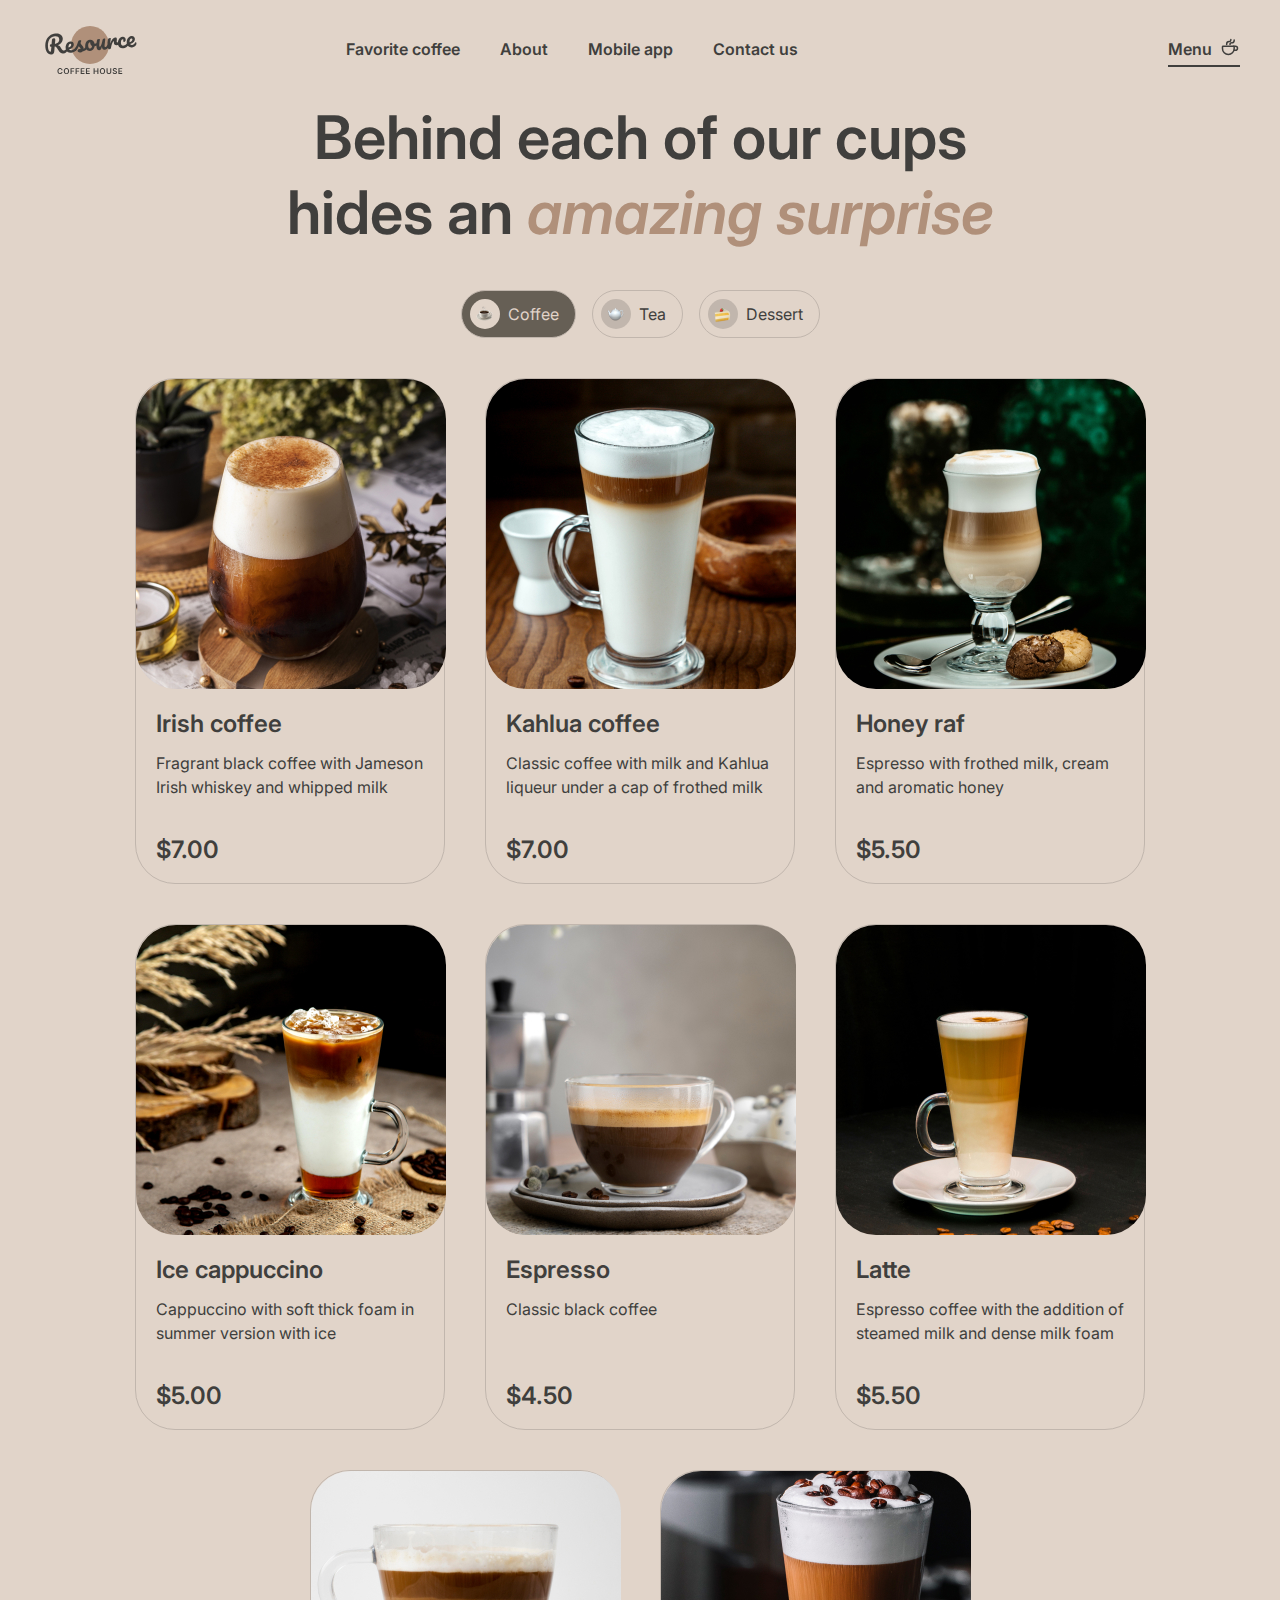
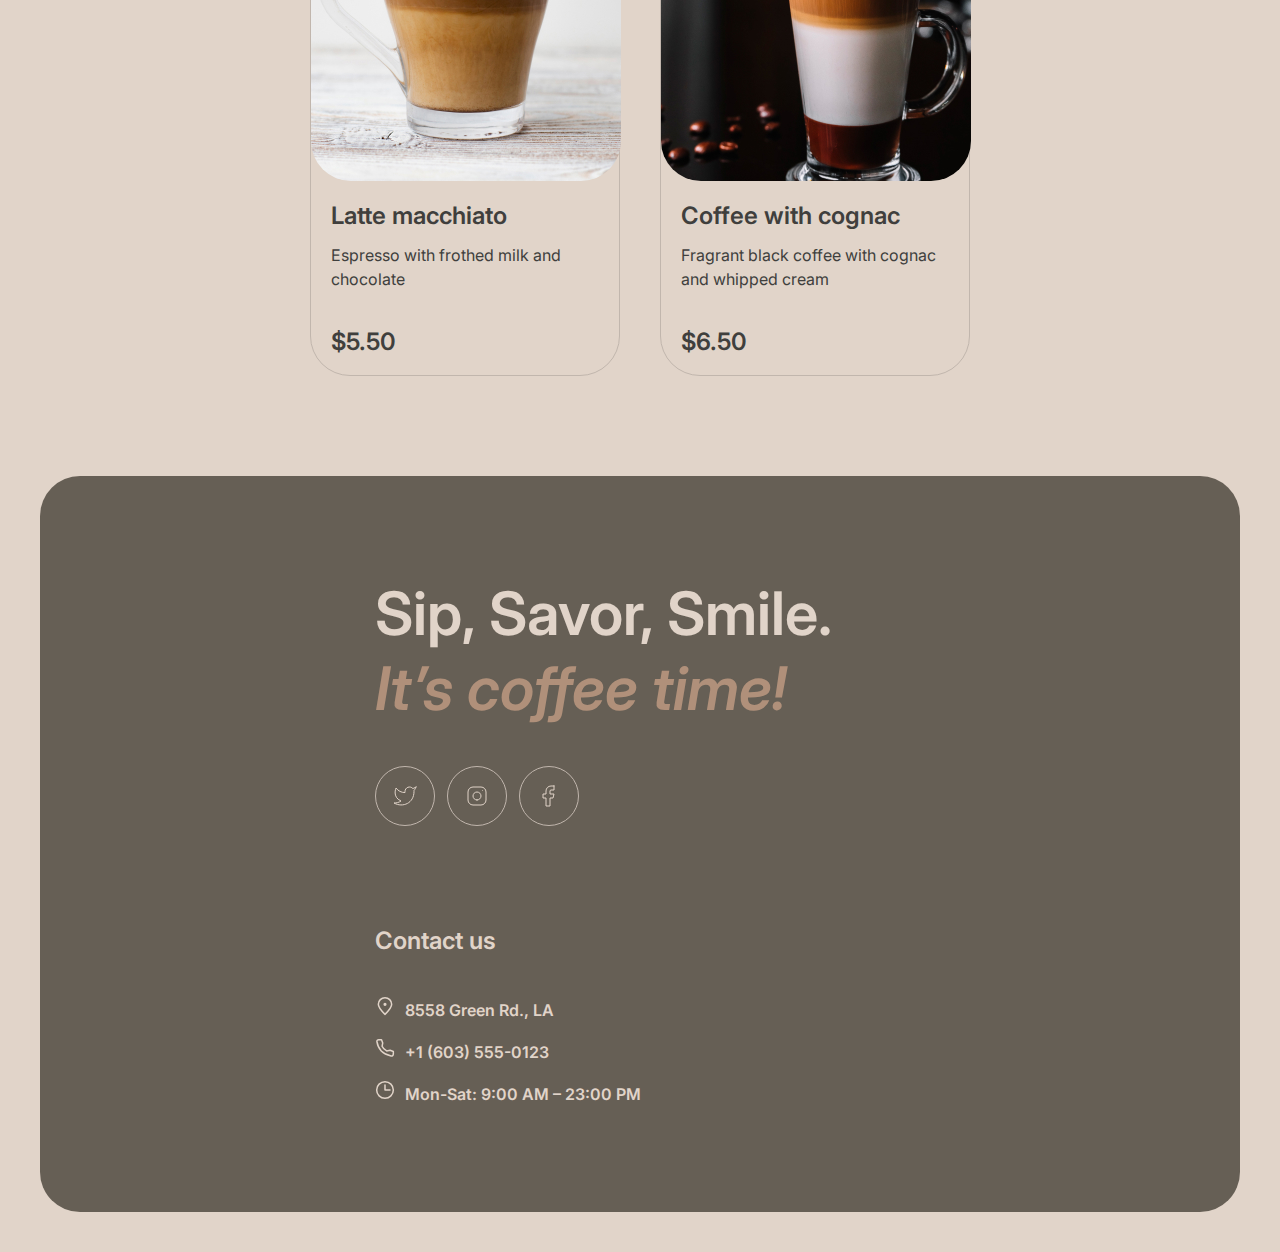
<file: coffee-house/menu/menu.html>
<!DOCTYPE html>
<html lang="en">

<head>
  <meta charset="UTF-8">
  <meta name="viewport" content="width=device-width, initial-scale=1.0">
  <title>Menu</title>
  <link rel="icon" href="../assets/logo.svg" type="image/x-icon">
  <link rel="preconnect" href="https://fonts.googleapis.com">
  <link rel="preconnect" href="https://fonts.gstatic.com" crossorigin>
  <link href="https://fonts.googleapis.com/css2?family=Inter:wght@400;600&display=swap" rel="stylesheet">
  <link rel="stylesheet" href="../styles/normalize.css">
  <link rel="stylesheet" href="../styles/style.css">
</head>

<body>
  <header class="header container">
    <a href="../index.html" class="header__logo">
      <img src="../assets/logo.svg" alt="site logo">
    </a>
    <div class="header__nav-container">
      <nav class="header__nav">
        <ul class="header__list">
          <li class="header__item"><a href="../index.html#favorite" class="header__link">Favorite coffee</a></li>
          <li class="header__item"><a href="../index.html#about" class="header__link">About</a></li>
          <li class="header__item"><a href="../index.html#apps" class="header__link">Mobile app</a></li>
          <li class="header__item"><a href="#footer" class="header__link">Contact us</a></li>
        </ul>
      </nav>
      <a href="" class="header__menu header__menu_active disabled">
        Menu
        <span>
          <img src="../assets/coffee-cup.svg" alt="cup">
        </span>
      </a>
    </div>
    <button class="header__burger">
      <span class="header__line header__line_top"></span>
      <span class="header__line header__line_bottom"></span>
    </button>
  </header>
  <main>
    <section class="menu container">
      <h1 class="menu__title">
        Behind each of our cups hides an <span>amazing surprise</span>
      </h1>
      <div class="menu__btns">
        <button value="coffee" class="menu__btn menu__btn_active disabled">
          <span class="menu__btn-img">
            <img src="../assets/coffee.png" alt="coffee icon">
          </span>
          <span class="menu__btn-title">Coffee</span>
        </button>
        <button value="tea" class="menu__btn">
          <span class="menu__btn-img">
            <img src="../assets/tea.png" alt="tea icon">
          </span>
          <span class="menu__btn-title">Tea</span>
        </button>
        <button value="dessert" class="menu__btn">
          <span class="menu__btn-img">
            <img src="../assets/dessert.png" alt="dessert icon">
          </span>
          <span class="menu__btn-title">Dessert</span>
        </button>
      </div>
      <div class="menu__preview">
        <!-- <div class="menu__preview-item">
          <div class="menu__preview-img">
            <img src="../assets/coffee/coffee-1.jpg" alt="coffee image">
          </div>
          <div class="menu__preview-block">
            <div>
              <h2 class="menu__preview-title">Irish coffee</h2>
              <p class="menu__preview-description">
                Fragrant black coffee with Jameson Irish whiskey and whipped milk
              </p>
            </div>
            <h3 class="menu__preview-price">$7.00</h3>
          </div>
        </div>
        <div class="menu__preview-item">
          <div class="menu__preview-img">
            <img src="../assets/coffee/coffee-2.jpg" alt="coffee image">
          </div>
          <div class="menu__preview-block">
            <div>
              <h2 class="menu__preview-title">Kahlua coffee</h2>
              <p class="menu__preview-description">
                Classic coffee with milk and Kahlua liqueur under a cap of frothed milk
              </p>
            </div>
            <h3 class="menu__preview-price">$7.00</h3>
          </div>
        </div>
        <div class="menu__preview-item">
          <div class="menu__preview-img">
            <img src="../assets/coffee/coffee-3.jpg" alt="coffee image">
          </div>
          <div class="menu__preview-block">
            <div>
              <h2 class="menu__preview-title">Honey raf</h2>
              <p class="menu__preview-description">
                Espresso with frothed milk, cream and aromatic honey
              </p>
            </div>
            <h3 class="menu__preview-price">$5.50</h3>
          </div>
        </div>
        <div class="menu__preview-item">
          <div class="menu__preview-img">
            <img src="../assets/coffee/coffee-4.jpg" alt="coffee image">
          </div>
          <div class="menu__preview-block">
            <div>
              <h2 class="menu__preview-title">Ice cappuccino</h2>
              <p class="menu__preview-description">
                Cappuccino with soft thick foam in summer version with ice
              </p>
            </div>
            <h3 class="menu__preview-price">$5.00</h3>
          </div>
        </div>
        <div class="menu__preview-item menu__preview-item_hidden">
          <div class="menu__preview-img">
            <img src="../assets/coffee/coffee-5.jpg" alt="coffee image">
          </div>
          <div class="menu__preview-block">
            <div>
              <h2 class="menu__preview-title">Espresso</h2>
              <p class="menu__preview-description">
                Classic black coffee
              </p>
            </div>
            <h3 class="menu__preview-price">$4.50</h3>
          </div>
        </div>
        <div class="menu__preview-item menu__preview-item_hidden">
          <div class="menu__preview-img">
            <img src="../assets/coffee/coffee-6.jpg" alt="coffee image">
          </div>
          <div class="menu__preview-block">
            <div>
              <h2 class="menu__preview-title">Latte</h2>
              <p class="menu__preview-description">
                Espresso coffee with the addition of steamed milk and dense milk foam
              </p>
            </div>
            <h3 class="menu__preview-price">$5.50</h3>
          </div>
        </div>
        <div class="menu__preview-item menu__preview-item_hidden">
          <div class="menu__preview-img">
            <img src="../assets/coffee/coffee-7.jpg" alt="coffee image">
          </div>
          <div class="menu__preview-block">
            <div>
              <h2 class="menu__preview-title">Latte macchiato</h2>
              <p class="menu__preview-description">
                Espresso with frothed milk and chocolate
              </p>
            </div>
            <h3 class="menu__preview-price">$5.50</h3>
          </div>
        </div>
        <div class="menu__preview-item menu__preview-item_hidden">
          <div class="menu__preview-img">
            <img src="../assets/coffee/coffee-8.jpg" alt="coffee image">
          </div>
          <div class="menu__preview-block">
            <div>
              <h2 class="menu__preview-title">Coffee with cognac</h2>
              <p class="menu__preview-description">
                Fragrant black coffee with cognac and whipped cream
              </p>
            </div>
            <h3 class="menu__preview-price">$6.50</h3>
          </div>
        </div> -->
      </div>
      <button class="menu__preview-btn">
        <img src="../assets/refresh.svg" alt="load more button">
      </button>
    </section>
  </main>
  <footer id="footer" class="container">
    <div class="footer">
      <div class="footer__left-side">
        <h2 class="footer__title">Sip, Savor, Smile. <span>It’s coffee time!</span></h2>
        <ul class="footer__icons">
          <li class="footer__icon">
            <a href="">
              <svg width="24" height="24" viewBox="0 0 24 24" fill="none" xmlns="http://www.w3.org/2000/svg">
                <g id="twitter">
                  <path id="Vector13"
                    d="M23 3.01006C23 3.01006 20.9821 4.20217 19.86 4.54006C19.2577 3.84757 18.4573 3.35675 17.567 3.13398C16.6767 2.91122 15.7395 2.96725 14.8821 3.29451C14.0247 3.62177 13.2884 4.20446 12.773 4.96377C12.2575 5.72309 11.9877 6.62239 12 7.54006V8.54006C10.2426 8.58562 8.50127 8.19587 6.93101 7.4055C5.36074 6.61513 4.01032 5.44869 3 4.01006C3 4.01006 -1 13.0101 8 17.0101C5.94053 18.408 3.48716 19.109 1 19.0101C10 24.0101 21 19.0101 21 7.51006C20.9991 7.23151 20.9723 6.95365 20.92 6.68006C21.9406 5.67355 23 3.01006 23 3.01006Z"
                    stroke="#E1D4C9" stroke-linecap="round" stroke-linejoin="round" />
                </g>
              </svg>
            </a>
          </li>
          <li class="footer__icon">
            <a href="">
              <svg width="24" height="24" viewBox="0 0 24 24" fill="none" xmlns="http://www.w3.org/2000/svg">
                <g id="instagram">
                  <path id="Vector"
                    d="M12 16C14.2091 16 16 14.2091 16 12C16 9.79086 14.2091 8 12 8C9.79086 8 8 9.79086 8 12C8 14.2091 9.79086 16 12 16Z"
                    stroke="#E1D4C9" stroke-linecap="round" stroke-linejoin="round" />
                  <path id="Vector_2"
                    d="M3 16V8C3 5.23858 5.23858 3 8 3H16C18.7614 3 21 5.23858 21 8V16C21 18.7614 18.7614 21 16 21H8C5.23858 21 3 18.7614 3 16Z"
                    stroke="#E1D4C9" />
                  <path id="Vector_3" d="M17.5 6.51L17.51 6.49889" stroke="#E1D4C9" stroke-linecap="round"
                    stroke-linejoin="round" />
                </g>
              </svg>
            </a>
          </li>
          <li class="footer__icon">
            <a href="">
              <svg width="24" height="24" viewBox="0 0 24 24" fill="none" xmlns="http://www.w3.org/2000/svg">
                <g id="facebook">
                  <path id="Vector48"
                    d="M17 2H14C12.6739 2 11.4021 2.52678 10.4645 3.46447C9.52678 4.40215 9 5.67392 9 7V10H6V14H9V22H13V14H16L17 10H13V7C13 6.73478 13.1054 6.48043 13.2929 6.29289C13.4804 6.10536 13.7348 6 14 6H17V2Z"
                    stroke="#E1D4C9" stroke-linecap="round" stroke-linejoin="round" />
                </g>
              </svg>
            </a>
          </li>
        </ul>
      </div>
      <div class="footer__right-side">
        <h3 class="footer__contacts">Contact us</h3>
        <ul class="footer__link-items">
          <li>
            <a class="footer__link-item footer__link-item_inline"
              href="https://www.google.com/maps/@53.9088455,27.5382555,12z?entry=ttu" target="_blank">
              <span><img src="../assets/pin-alt.svg" alt="pin icon"></span>
              8558 Green Rd., LA
            </a>
          </li>
          <li>
            <a class="footer__link-item footer__link-item_inline" href="tel:+1(603)555-0123">
              <span><img src="../assets/phone.svg" alt="phone icon"></span>
              +1 (603) 555-0123
            </a>
          </li>
          <li>
            <span><img src="../assets/clock.svg" alt="clock icon"></span>
            Mon-Sat: 9:00 AM – 23:00 PM
          </li>
          <li>
        </ul>
      </div>
    </div>
  </footer>
  <div class="modal hidden"></div>
  <script src="../index.js"></script>
  <script src="./menu.js"></script>
</body>

</html>
</file>
<file: coffee-house/styles/style.css>
*,
*::before,
*::after {
  box-sizing: border-box;
}

h1,
h2,
h3,
p,
ul {
  margin: 0;
  padding: 0;
}

ul {
  list-style: none;
}

a {
  text-decoration: none;
  position: relative;
  transition: 0.5s ease-in;
}
a::after, a::before {
  transition: 0.5s ease-in;
}

body {
  font-family: "Inter", sans-serif;
  background-color: #E1D4C9;
}

html {
  scroll-behavior: smooth;
}

.container {
  max-width: 1440px;
  margin: 0 auto;
  width: 100%;
  padding: 0 40px;
}

.disabled {
  pointer-events: none;
  cursor: default;
}

.locked {
  overflow: hidden;
}

.hidden {
  display: none;
}

.modal .modal__overlay {
  position: fixed;
  top: 0;
  left: 0;
  width: 100%;
  height: 100%;
  display: flex;
  justify-content: center;
  align-items: center;
  z-index: 3;
  background-color: rgba(64, 63, 61, 0.8);
}
.modal .modal__overlay .modal__container {
  display: flex;
  justify-content: space-between;
  gap: 20px;
  padding: 16px;
  max-width: 800px;
  border-radius: 40px;
  background-color: #E1D4C9;
}
.modal .modal__overlay .modal__container .modal__img {
  display: flex;
  justify-content: center;
  align-items: center;
  border-radius: 40px;
  width: 310px;
  height: 310px;
  overflow: hidden;
}
.modal .modal__overlay .modal__container .modal__img img {
  width: 340px;
  height: 340px;
}
.modal .modal__overlay .modal__container .modal__block {
  display: flex;
  flex-direction: column;
  align-items: flex-start;
  gap: 20px;
  max-width: 438px;
}
.modal .modal__overlay .modal__container .modal__block .modal__title {
  font-size: 24px;
  font-weight: 600;
  line-height: 125%;
  margin-bottom: 12px;
}
.modal .modal__overlay .modal__container .modal__block .modal__description,
.modal .modal__overlay .modal__container .modal__block .modal__subtitle {
  font-size: 16px;
  font-weight: 400;
  line-height: 150%;
  color: #403F3D;
}
.modal .modal__overlay .modal__container .modal__block .modal__subblock {
  display: flex;
  align-content: flex-start;
  gap: 8px;
  flex-wrap: wrap;
  margin-top: 8px;
}
.modal .modal__overlay .modal__container .modal__block .modal__label input {
  display: none;
}
.modal .modal__overlay .modal__container .modal__block .modal__label .modal__btn {
  font-size: 16px;
  font-weight: 600;
  line-height: 150%;
  display: flex;
  padding: 8px 16px 8px 8px;
  justify-content: center;
  align-items: center;
  gap: 8px;
  border-radius: 100px;
  border: 1px solid #C1B6AD;
  color: #403F3D;
  transition: 0.5s ease-in;
}
.modal .modal__overlay .modal__container .modal__block .modal__label .modal__btn .modal-btn__icon,
.modal .modal__overlay .modal__container .modal__block .modal__label .modal__btn .modal-btn__description {
  transition: 0.5s ease-in;
}
.modal .modal__overlay .modal__container .modal__block .modal__label .modal__btn .modal-btn__icon {
  display: flex;
  justify-content: center;
  align-items: center;
  width: 30px;
  padding: 3px 10px;
  border-radius: 100px;
  background-color: #C1B6AD;
}
@media (hover: hover) {
  .modal .modal__overlay .modal__container .modal__block .modal__label .modal__btn:hover {
    cursor: pointer;
    background-color: #C1B6AD;
  }
  .modal .modal__overlay .modal__container .modal__block .modal__label .modal__btn:hover .modal-btn__icon {
    background-color: #E1D4C9;
  }
  .modal .modal__overlay .modal__container .modal__block .modal__label .modal__btn:hover .modal-btn__description {
    color: #E1D4C9;
  }
}
.modal .modal__overlay .modal__container .modal__block .modal__label input:checked + .modal__btn {
  background-color: #665F55;
}
.modal .modal__overlay .modal__container .modal__block .modal__label input:checked + .modal__btn .modal-btn__icon {
  background-color: #E1D4C9;
}
.modal .modal__overlay .modal__container .modal__block .modal__label input:checked + .modal__btn .modal-btn__description {
  color: #E1D4C9;
}
.modal .modal__overlay .modal__container .modal__block .modal-total {
  display: flex;
  justify-content: space-between;
  gap: 20px;
  align-self: stretch;
}
.modal .modal__overlay .modal__container .modal__block .modal-total .modal-total__title,
.modal .modal__overlay .modal__container .modal__block .modal-total .modal-total__price {
  font-size: 24px;
  font-weight: 600;
  line-height: 125%;
}
.modal .modal__overlay .modal__container .modal__block .modal-info {
  display: flex;
  padding: 12px 0px;
  gap: 8px;
  align-self: stretch;
  border-top: 1px solid #C1B6AD;
}
.modal .modal__overlay .modal__container .modal__block .modal-info .modal-info__description {
  font-size: 10px;
  font-weight: 600;
  line-height: 140%;
  color: #403F3D;
}
.modal .modal__overlay .modal__container .modal__block .modal__close-btn {
  display: flex;
  padding: 10px 78px;
  justify-content: center;
  align-items: center;
  gap: 8px;
  align-self: stretch;
  background-color: transparent;
  border-radius: 100px;
  border: 1px solid #665F55;
  transition: 0.5s ease-in;
}
@media (hover: hover) {
  .modal .modal__overlay .modal__container .modal__block .modal__close-btn:hover {
    cursor: pointer;
    background-color: #665F55;
    color: #E1D4C9;
  }
}

@media (max-width: 768px) {
  .modal .modal__overlay .modal__container .modal__block {
    max-width: 326px;
  }
}
@media (max-width: 700px) {
  .modal .modal__overlay .modal__container .modal__img {
    display: none;
  }
}
.header {
  display: flex;
  justify-content: space-between;
  align-items: center;
  margin: 20px auto;
}
.header .header__logo {
  display: block;
  max-width: 100px;
  max-height: 60px;
}
.header .header__nav-container {
  display: flex;
  justify-content: space-between;
  max-width: 894px;
  width: 75vw;
}
.header .header__nav-container .header__list {
  display: flex;
  gap: 40px;
}
.header .header__nav-container .header__list .header__item {
  transition: 5s ease-in;
}
.header .header__nav-container .header__menu {
  display: flex;
  gap: 8px;
}
.header .header__nav-container .header__link,
.header .header__nav-container .header__menu {
  font-size: 16px;
  font-weight: 600;
  line-height: 150%;
  color: #403F3D;
}
.header .header__nav-container .header__link::after, .header .header__nav-container .header__link::before,
.header .header__nav-container .header__menu::after,
.header .header__nav-container .header__menu::before {
  content: "";
  position: absolute;
  height: 2px;
  width: 0;
  bottom: -4px;
  left: 50.1%;
  background-color: #403F3D;
}
@media (hover: hover) {
  .header .header__nav-container .header__link:hover::after,
  .header .header__nav-container .header__menu:hover::after {
    width: 50%;
  }
  .header .header__nav-container .header__link:hover::before,
  .header .header__nav-container .header__menu:hover::before {
    width: 50%;
    transform: translateX(-100%);
  }
}
.header .header__nav-container .header__menu_active::after {
  content: "";
  position: absolute;
  height: 2px;
  width: 0;
  bottom: -4px;
  left: 50.1%;
  background-color: #403F3D;
  width: 100%;
  left: 0;
}
.header .header__burger {
  display: none;
}

.hero {
  margin-bottom: 100px;
  color: #E1D4C9;
}
.hero .hero__img {
  height: 644px;
  border-radius: 40px;
  position: relative;
  overflow: hidden;
}
.hero .hero__img .hero__video {
  position: absolute;
  height: 100%;
  width: 100%;
  -o-object-fit: cover;
     object-fit: cover;
}
.hero .hero__img .hero__block {
  position: absolute;
  top: 100px;
  left: 100px;
  max-width: 530px;
  display: flex;
  flex-direction: column;
  gap: 40px;
  z-index: 1;
}
.hero .hero__img .hero__block .hero__title {
  font-size: 72px;
  font-weight: 600;
  line-height: 105%;
}
.hero .hero__img .hero__block .hero__title span {
  font-style: italic;
  color: #B0907A;
}
.hero .hero__img .hero__block .hero__description {
  font-size: 16px;
  font-weight: 400;
  line-height: 150%;
}
.hero .hero__img .hero__block .hero__btn {
  font-size: 16px;
  font-weight: 600;
  line-height: 150%;
  align-self: flex-start;
  padding: 20px 78px;
  width: 200px;
  border-radius: 100px;
  background-color: #E1D4C9;
  color: #403F3D;
  border: none;
}
.hero .hero__img .hero__block .hero__btn span {
  position: absolute;
  opacity: 0;
  right: 64px;
  transition: opacity 0.3s ease-in;
}
@media (hover: hover) {
  .hero .hero__img .hero__block .hero__btn:hover {
    padding-left: 64px;
  }
  .hero .hero__img .hero__block .hero__btn:hover span {
    display: inline-block;
    opacity: 1;
  }
}

.favorite {
  display: flex;
  flex-direction: column;
  justify-content: center;
  align-items: center;
  gap: 40px;
  margin-bottom: 100px;
  color: #403F3D;
}
.favorite .favorite__title {
  font-size: 60px;
  font-weight: 600;
  line-height: 125%;
  text-align: center;
}
.favorite .favorite__title span {
  font-style: italic;
  color: #B0907A;
}
.favorite .slider {
  display: flex;
  width: 100%;
  justify-content: space-between;
  align-items: center;
}
.favorite .slider .slider__left-btn,
.favorite .slider .slider__right-btn {
  display: flex;
  width: 60px;
  height: 60px;
  justify-content: center;
  align-items: center;
  border-radius: 100px;
  border: 1px solid #665F55;
  cursor: pointer;
  transition: 0.5s ease-in;
}
.favorite .slider .slider__left-btn svg path,
.favorite .slider .slider__right-btn svg path {
  transition: 0.5s ease-in;
}
@media (hover: hover) {
  .favorite .slider .slider__left-btn:hover,
  .favorite .slider .slider__right-btn:hover {
    border-color: #665F55;
    background-color: #665F55;
  }
  .favorite .slider .slider__left-btn:hover svg path,
  .favorite .slider .slider__right-btn:hover svg path {
    stroke: #E1D4C9;
  }
}
.favorite .slider .slider__wrapper {
  max-width: 480px;
  overflow: hidden;
}
.favorite .slider .slider__wrapper .slider__line {
  display: flex;
  position: relative;
  left: 0;
  transition: 0.5s ease;
}
.favorite .slider .slider__wrapper .slider__line .slider__coffee {
  max-width: 480px;
  display: inline-flex;
  flex-direction: column;
  align-items: center;
}
.favorite .slider .slider__wrapper .slider__line .slider__coffee .slider__img {
  width: 480px;
  max-height: 480px;
  margin-bottom: 20px;
}
.favorite .slider .slider__wrapper .slider__line .slider__coffee .slider__img img {
  width: 100%;
}
.favorite .slider .slider__wrapper .slider__line .slider__coffee .slider__title,
.favorite .slider .slider__wrapper .slider__line .slider__coffee .slider__price {
  font-size: 24px;
  font-weight: 600;
  line-height: 125%;
}
.favorite .slider .slider__wrapper .slider__line .slider__coffee .slider__description {
  font-size: 16px;
  font-weight: 400;
  line-height: 150%;
  text-align: center;
  margin: 16px 0;
}
.favorite .slider__controls {
  display: flex;
  justify-content: space-between;
  gap: 12px;
}
.favorite .slider__controls .slider__control,
.favorite .slider__controls .slider__progress {
  width: 40px;
  height: 4px;
  border-radius: 100px;
  background-color: #C1B6AD;
}
.favorite .slider__controls .slider__control .slider__progress_active,
.favorite .slider__controls .slider__progress .slider__progress_active {
  display: block;
  background-color: #665F55;
  animation: progressToNextSlide 5s linear;
}
@keyframes progressToNextSlide {
  0% {
    width: 0;
  }
  100% {
    width: 100%;
  }
}

.about {
  margin-bottom: 100px;
  color: #403F3D;
}
.about .about__title {
  font-size: 60px;
  font-weight: 600;
  line-height: 125%;
  margin-bottom: 40px;
}
.about .about__title span {
  font-style: italic;
  color: #B0907A;
}
.about .about__container {
  display: flex;
  justify-content: center;
  gap: 40px;
  flex-wrap: wrap;
}
.about .about__container .about__img {
  max-width: 660px;
  overflow: hidden;
  border-radius: 20px;
  display: flex;
  justify-content: center;
  align-items: center;
}
.about .about__container .about__img img {
  transition: transform 0.5s ease-out;
}
@media (hover: hover) {
  .about .about__container .about__img:hover img {
    transform: scale(0.91);
  }
}
.about .about__container .about__img_high {
  max-height: 590px;
}
.about .about__container .about__img_short {
  max-height: 430px;
}
.about .about__container .about__left-side,
.about .about__container .about__right-side {
  display: flex;
  flex-direction: column;
  gap: 40px;
}

.apps {
  color: #403F3D;
  margin-bottom: 98px;
  display: flex;
  justify-content: space-between;
  align-items: center;
  flex-wrap: wrap;
}
.apps .apps__left-side {
  max-width: 630px;
}
.apps .apps__left-side .apps__title {
  font-size: 60px;
  font-weight: 600;
  line-height: 125%;
}
.apps .apps__left-side .apps__title span {
  font-style: italic;
  color: #B0907A;
}
.apps .apps__left-side .apps__description {
  font-size: 16px;
  font-weight: 400;
  line-height: 150%;
  margin: 40px 0;
}
.apps .apps__left-side .apps__btns {
  display: flex;
  gap: 20px;
}
.apps .apps__left-side .apps__btns .apps__btn {
  color: #403F3D;
  background-color: #E1D4C9;
  border-radius: 100px;
  padding: 12px 20px;
  display: flex;
  gap: 8px;
  border: 1px solid #665F55;
  cursor: pointer;
  transition: 0.5s ease-in;
}
.apps .apps__left-side .apps__btns .apps__btn svg path {
  transition: 0.5s ease-in;
}
@media (hover: hover) {
  .apps .apps__left-side .apps__btns .apps__btn:hover {
    color: #E1D4C9;
    border-color: #665F55;
    background-color: #665F55;
  }
  .apps .apps__left-side .apps__btns .apps__btn:hover svg path {
    fill: #E1D4C9;
  }
}
.apps .apps__left-side .apps__btns .apps__btn .apps-btn-description {
  width: 112px;
  text-align: start;
}
.apps .apps__left-side .apps__btns .apps__btn .apps-btn-description :first-child {
  font-size: 10px;
  font-weight: 600;
  line-height: 140%;
  display: block;
  margin-bottom: 2px;
}
.apps .apps__left-side .apps__btns .apps__btn .apps-btn-description :last-child {
  display: block;
  font-size: 16px;
  font-weight: 600;
  line-height: 150%;
}

.footer {
  background-color: #665F55;
  color: #E1D4C9;
  padding: 100px;
  margin-bottom: 40px;
  border-radius: 40px;
  display: flex;
  justify-content: center;
  align-items: center;
  flex-wrap: wrap;
  gap: 100px;
}
.footer .footer__left-side {
  max-width: 530px;
  width: 100%;
}
.footer .footer__left-side .footer__title {
  font-size: 60px;
  font-weight: 600;
  line-height: 125%;
  margin-bottom: 40px;
}
.footer .footer__left-side .footer__title span {
  font-style: italic;
  color: #B0907A;
}
.footer .footer__left-side .footer__icons {
  display: flex;
  gap: 12px;
}
.footer .footer__left-side .footer__icons .footer__icon a {
  display: flex;
  width: 60px;
  height: 60px;
  justify-content: center;
  align-items: center;
  border-radius: 100px;
  border: 1px solid #C1B6AD;
}
.footer .footer__left-side .footer__icons .footer__icon a svg path {
  transition: 0.5s ease-in;
}
@media (hover: hover) {
  .footer .footer__left-side .footer__icons .footer__icon a:hover {
    border: #E1D4C9;
    background-color: #E1D4C9;
  }
  .footer .footer__left-side .footer__icons .footer__icon a:hover svg path {
    stroke: #403F3D;
  }
}
.footer .footer__right-side {
  max-width: 530px;
  width: 100%;
  height: 186px;
}
.footer .footer__right-side .footer__contacts {
  font-size: 24px;
  font-weight: 600;
  line-height: 125%;
  margin-bottom: 40px;
}
.footer .footer__right-side .footer__link-items {
  font-size: 16px;
  font-weight: 600;
  line-height: 150%;
}
.footer .footer__right-side .footer__link-items .footer__link-item {
  display: flex;
  align-items: center;
  gap: 4px;
  color: #E1D4C9;
  font-size: 16px;
  font-weight: 600;
  line-height: 150%;
}
.footer .footer__right-side .footer__link-items .footer__link-item::after, .footer .footer__right-side .footer__link-items .footer__link-item::before {
  content: "";
  position: absolute;
  height: 2px;
  width: 0;
  bottom: -4px;
  left: 50.1%;
  background-color: #E1D4C9;
}
@media (hover: hover) {
  .footer .footer__right-side .footer__link-items .footer__link-item:hover::after {
    width: 50%;
  }
  .footer .footer__right-side .footer__link-items .footer__link-item:hover::before {
    width: 50%;
    transform: translateX(-100%);
  }
}
.footer .footer__right-side .footer__link-items .footer__link-item_inline {
  display: inline;
}
.footer .footer__right-side .footer__link-items :nth-child(2) {
  margin: 16px 0;
}
.footer .footer__right-side .footer__link-items span {
  margin-right: 6px;
}

.menu {
  display: flex;
  flex-direction: column;
  align-items: center;
  margin-bottom: 100px;
  color: #403F3D;
}
.menu .menu__title {
  font-size: 60px;
  font-weight: 600;
  line-height: 125%;
  max-width: 800px;
  text-align: center;
}
.menu .menu__title span {
  font-style: italic;
  color: #B0907A;
}
.menu .menu__btns {
  margin: 40px 0;
  display: flex;
  gap: 16px;
}
.menu .menu__btns .menu__btn {
  color: #403F3D;
  background-color: #E1D4C9;
  display: flex;
  padding: 8px 16px 8px 8px;
  justify-content: center;
  align-items: center;
  gap: 8px;
  border-radius: 100px;
  border: 1px solid #C1B6AD;
  transition: 0.5s ease-in;
}
@media (hover: hover) {
  .menu .menu__btns .menu__btn:hover {
    cursor: pointer;
    background-color: #665F55;
    color: #E1D4C9;
  }
  .menu .menu__btns .menu__btn:hover .menu__btn-img {
    background-color: #E1D4C9;
  }
}
.menu .menu__btns .menu__btn .menu__btn-img {
  display: flex;
  width: 30px;
  height: 30px;
  padding: 3px 7px;
  justify-content: center;
  align-items: center;
  border-radius: 100px;
  background-color: #C1B6AD;
  transition: 0.5s ease-in;
}
.menu .menu__btns .menu__btn_active {
  color: #E1D4C9;
  background-color: #665F55;
}
.menu .menu__btns .menu__btn_active .menu__btn-img {
  background-color: #E1D4C9;
  border: none;
}
.menu .menu__preview {
  display: flex;
  justify-content: center;
  gap: 40px;
  flex-wrap: wrap;
}
.menu .menu__preview .menu__preview-item {
  max-width: 310px;
  max-height: 506px;
  cursor: pointer;
  border-radius: 40px;
  border: 1px solid #C1B6AD;
}
.menu .menu__preview .menu__preview-item img {
  transition: transform 0.5s ease-out;
}
@media (hover: hover) {
  .menu .menu__preview .menu__preview-item:hover img {
    transform: scale(0.91);
  }
}
.menu .menu__preview .menu__preview-item .menu__preview-img {
  width: 310px;
  height: 310px;
  border-radius: 40px;
  overflow: hidden;
  display: flex;
  justify-content: center;
  align-items: center;
}
.menu .menu__preview .menu__preview-item .menu__preview-block {
  height: 196px;
  padding: 20px;
  display: flex;
  flex-direction: column;
  justify-content: space-between;
}
.menu .menu__preview .menu__preview-item .menu__preview-block .menu__preview-title {
  font-size: 24px;
  font-weight: 600;
  line-height: 125%;
}
.menu .menu__preview .menu__preview-item .menu__preview-block .menu__preview-description {
  margin-top: 12px;
  font-size: 16px;
  font-weight: 400;
  line-height: 150%;
}
.menu .menu__preview .menu__preview-item .menu__preview-block .menu__preview-price {
  font-size: 24px;
  font-weight: 600;
  line-height: 125%;
}
.menu .menu__preview-btn {
  display: none;
}

@media (max-width: 1350px) {
  .apps {
    justify-content: center;
    gap: 100px;
  }
  .apps .apps__left-side {
    max-width: 688px;
  }
}
@media (max-width: 768px) {
  .header .header__nav-container {
    position: fixed;
    top: 100px;
    right: 0;
    z-index: 2;
    width: 100%;
    height: calc(100vh - 100px);
    display: flex;
    flex-direction: column;
    align-items: center;
    justify-content: flex-start;
    gap: 100px;
    padding: 60px 40px;
    background-color: #E1D4C9;
    overflow: auto;
    transition: 0.5s ease-in;
    transform: translateX(100%);
  }
  .header .header__nav-container .header__list {
    flex-direction: column;
    align-items: center;
    gap: 60px;
  }
  .header .header__nav-container .header__list .header__item {
    display: inline-block;
    height: 40px;
  }
  .header .header__nav-container .header__list .header__item .header__link {
    font-size: 32px;
  }
  .header .header__nav-container .header__menu {
    font-size: 32px;
  }
  .header .header__nav-container .header__menu span {
    width: 40px;
    height: 40px;
  }
  .header .header__nav-container .header__menu span img {
    width: 100%;
  }
  .header .header__burger {
    position: relative;
    display: flex;
    width: 44px;
    height: 44px;
    justify-content: center;
    align-items: center;
    border-radius: 100px;
    border: 1px solid #665F55;
    background-color: transparent;
    cursor: pointer;
  }
  .header .header__burger .header__line {
    position: absolute;
    display: block;
    width: 16px;
    height: 2px;
    background-color: #665F55;
    border-radius: 2px;
    transition: 0.5s ease-in;
  }
  .header .header__burger .header__line_top {
    top: 16.5px;
  }
  .header .header__burger .header__line_bottom {
    bottom: 16.5px;
  }
  .header .header__burger.active .header__line_top {
    top: 20px;
    transform: rotate(-45deg);
  }
  .header .header__burger.active .header__line_bottom {
    bottom: 20.5px;
    transform: rotate(45deg);
  }
  .header .header__nav-container.active {
    transform: translateX(0);
  }
  .hero .hero__img {
    background-position: center 0;
  }
  .hero .hero__img .hero__block {
    left: 60px;
  }
  .hero .hero__img .hero__block .hero__btn {
    padding-left: 64px;
  }
  .hero .hero__img .hero__block .hero__btn span {
    display: inline-block;
    opacity: 1;
  }
  .about .about__container {
    -moz-column-gap: 0;
         column-gap: 0;
  }
  .about .about__container .about__img {
    max-width: 688px;
  }
  .about .about__container .about__img_short {
    display: none;
  }
  .footer {
    padding: 100px 60px;
    justify-content: flex-start;
  }
  .menu .menu__preview .menu__preview-item:nth-child(5),
  .menu .menu__preview .menu__preview-item:nth-child(6),
  .menu .menu__preview .menu__preview-item:nth-child(7),
  .menu .menu__preview .menu__preview-item:nth-child(8) {
    display: none;
  }
  .menu .menu__preview .menu__preview-item.displayed {
    display: block;
  }
  .menu .menu__preview-btn {
    display: flex;
    justify-content: center;
    width: 60px;
    height: 60px;
    border: none;
    border-radius: 100px;
    cursor: pointer;
    background-color: transparent;
    padding: 0;
    align-self: center;
    margin-top: 40px;
  }
  .menu .menu__preview-btn.hidden {
    display: none;
  }
}
@media (max-width: 700px) {
  .container {
    padding: 0 16px;
  }
  .header .header__nav-container {
    padding: 60px 16px;
  }
  .hero .hero__img {
    height: 552px;
  }
  .hero .hero__img .hero__block {
    left: 16px;
    top: 60px;
    max-width: 316px;
  }
  .hero .hero__img .hero__block .hero__title {
    font-size: 42px;
    font-weight: 600;
    line-height: 115%;
  }
  .favorite .favorite__title {
    font-size: 32px;
    font-weight: 600;
    line-height: 125%;
  }
  .favorite .slider {
    justify-content: center;
  }
  .favorite .slider .slider__left-btn,
  .favorite .slider .slider__right-btn {
    display: none;
  }
  .favorite .slider .slider__wrapper {
    max-width: 348px;
  }
  .favorite .slider .slider__wrapper .slider__line .slider__coffee .slider__img {
    width: 348px;
  }
  .about .about__title {
    font-size: 32px;
    font-weight: 600;
    line-height: 125%;
  }
  .about .about__container .about__img {
    max-width: 348px;
  }
  .apps {
    gap: 37px;
  }
  .apps .apps__left-side .apps__title {
    font-size: 32px;
    font-weight: 600;
    line-height: 125%;
  }
  .apps .apps__left-side .apps__btns {
    flex-direction: column;
    align-items: flex-start;
    gap: 18px;
  }
  .apps .apps__right-side {
    max-width: 348px;
  }
  .apps .apps__right-side img {
    width: 100%;
  }
  .footer {
    padding: 60px 16px;
    gap: 40px;
  }
  .footer .footer__left-side .footer__title {
    font-size: 32px;
    font-weight: 600;
    line-height: 125%;
  }
  .menu .menu__title {
    font-size: 32px;
    font-weight: 600;
    line-height: 125%;
  }
  .menu .menu__btns {
    gap: 8px;
  }
}/*# sourceMappingURL=style.css.map */
</file>
